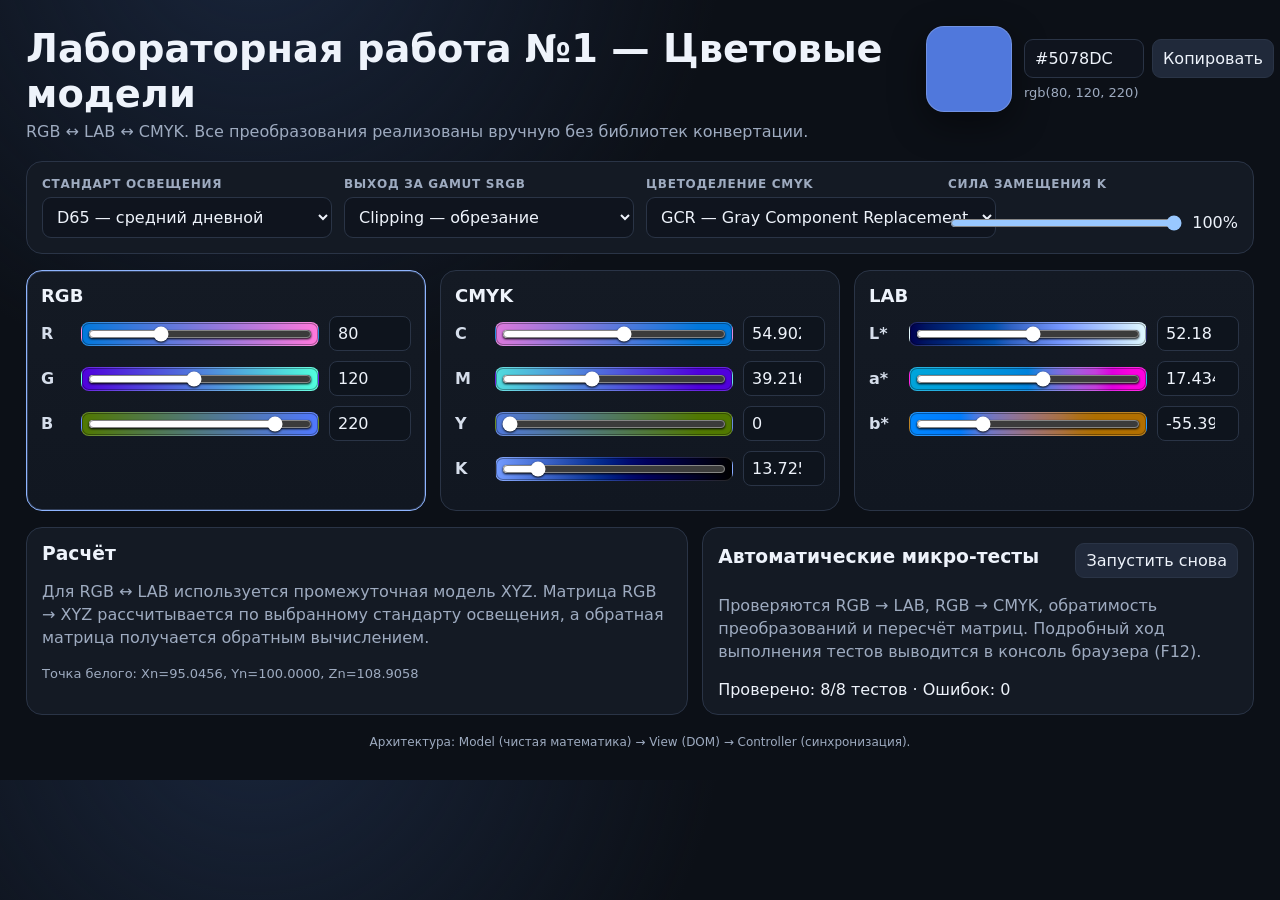
<file: lab1/index.html>
<!doctype html><html lang="ru"><head><meta charset="utf-8"><meta name="viewport" content="width=device-width,initial-scale=1"><title>ЛР1 — Цветовые модели</title><link rel="stylesheet" href="css/styles.css"></head><body><main class="app">
<header class="topbar"><div class="title"><h1>Лабораторная работа №1 — Цветовые модели</h1><p>RGB ↔ LAB ↔ CMYK. Все преобразования реализованы вручную без библиотек конвертации.</p></div><div class="preview-panel"><div id="preview" class="preview"></div><div><div class="hex-row"><input id="hex" value="#5078DC" aria-label="HEX"><button id="copy-hex" class="mini-btn">Копировать</button><input id="native-picker" type="color" value="#5078dc" title="Палитра"></div><div id="rgb-label" class="rgb-label"></div></div></div></header>
<section class="controls">
<div class="field"><label for="illuminant">Стандарт освещения</label><select id="illuminant"><option value="D65">D65 — средний дневной</option><option value="D50">D50 — тёплый дневной</option><option value="E">E — равноэнергетический</option></select></div>
<div class="field"><label for="gamut">Выход за gamut sRGB</label><select id="gamut"><option value="clip">Clipping — обрезание</option><option value="scale">Scaling — сжатие цветности</option></select></div>
<div class="field"><label for="cmyk-alg">Цветоделение CMYK</label><select id="cmyk-alg"><option value="GCR">GCR — Gray Component Replacement</option><option value="UCR">UCR — Under Color Removal</option></select></div>
<div class="field"><label for="cmyk-strength">Сила замещения K</label><div class="strength"><input id="cmyk-strength" type="range" min="0" max="100" value="100"><span id="strength-label">100%</span></div></div>
</section>
<div id="warning" class="warning" hidden></div>
<section id="models" class="models" aria-label="Цветовые модели"></section>
<section class="bottom"><article class="info"><h3>Расчёт</h3><p>Для RGB ↔ LAB используется промежуточная модель XYZ. Матрица RGB → XYZ рассчитывается по выбранному стандарту освещения, а обратная матрица получается обратным вычислением.</p><div id="whitepoint" class="whitepoint"></div></article>
<article class="info"><div class="tests-head"><h3>Автоматические микро-тесты</h3><button id="run-tests" class="button">Запустить снова</button></div><p>Проверяются RGB → LAB, RGB → CMYK, обратимость преобразований и пересчёт матриц. Подробный ход выполнения тестов выводится в консоль браузера (F12).</p><div id="test-results"></div></article></section>
<p class="foot">Архитектура: Model (чистая математика) → View (DOM) → Controller (синхронизация).</p>
</main><script src="js/model/color-math.js"></script><script src="js/view/app-view.js"></script><script src="js/controller/app-controller.js"></script><script src="tests/tests.js"></script><script src="js/main.js"></script></body></html>
</file>
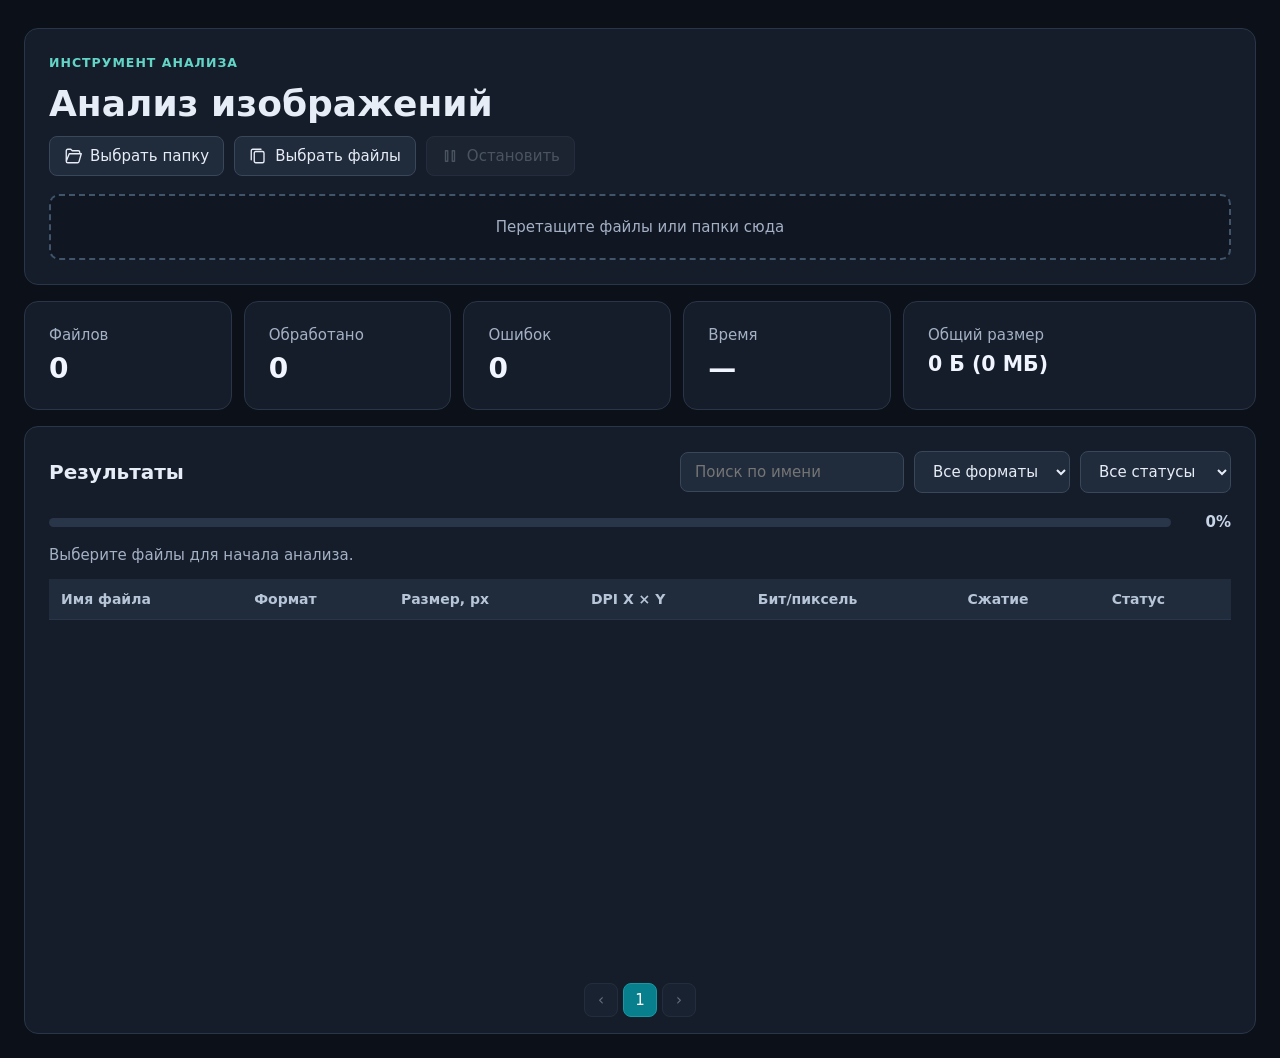
<file: lab2/index.html>
<!DOCTYPE html>
<html lang="ru">

<head>
    <meta charset="utf-8">
    <meta name="viewport" content="width=device-width, initial-scale=1">

    <title>Анализ изображений</title>

    <style>
* {
    box-sizing: border-box;
}

body {
    margin: 0;
    background: #f2f5f9;
    color: #192b3d;
    font: 15px system-ui, sans-serif;
}

main {
    max-width: 1400px;
    margin: auto;
    padding: 24px;
}

header {
    display: flex;
    justify-content: space-between;
    align-items: center;
    padding: 12px 0 28px;
    color: #64748b;
}

.brand {
    font-weight: 800;
    letter-spacing: 2px;
    color: #126b78;
}

section,
article {
    background: white;
    border: 1px solid #dce4ec;
    border-radius: 14px;
    padding: 24px;
}

small {
    color: #087f8c;
    font-weight: 700;
    letter-spacing: 1px;
}

h1 {
    font-size: 36px;
    margin: 12px 0;
}

p {
    color: #64748b;
}

.actions,
.toolbar {
    display: flex;
    gap: 10px;
    align-items: center;
    flex-wrap: wrap;
}

button,
label,
input,
select {
    font: inherit;
    border: 1px solid #cdd8e3;
    border-radius: 8px;
    padding: 10px 14px;
    background: white;
    color: inherit;
}

button,
label {
    cursor: pointer;
}

button:disabled {
    opacity: 0.4;
    cursor: default;
}

.primary {
    background: #087f8c;
    color: white;
    border-color: #087f8c;
}

#drop {
    border: 2px dashed #d2dee8;
    border-radius: 10px;
    padding: 22px;
    text-align: center;
    margin-top: 18px;
    color: #64748b;
}

.stats {
    display: grid;
    grid-template-columns: repeat(4, 1fr);
    gap: 12px;
    margin: 16px 0;
}

article {
    color: #64748b;
}

strong {
    display: block;
    font-size: 28px;
    color: #192b3d;
    margin-top: 8px;
}

.toolbar h2 {
    margin: 0 auto 0 0;
    font-size: 20px;
}

progress {
    width: 100%;
    height: 9px;
    margin-top: 20px;
    accent-color: #087f8c;
}

.scroll {
    overflow: auto;
    min-height: 140px;
}

table {
    border-collapse: collapse;
    width: 100%;
    font-size: 14px;
    text-align: left;
}

th {
    background: #edf3f7;
    color: #516477;
    white-space: nowrap;
}

th,
td {
    padding: 12px;
    border-bottom: 1px solid #e5ebf0;
}

td:first-child {
    color: #087f8c;
    cursor: pointer;
    max-width: 340px;
    overflow-wrap: anywhere;
}

tr:hover {
    background: #f6fafb;
}

.bad {
    color: #b42318;
}

.ok {
    color: #087f70;
}

footer {
    text-align: center;
    color: #64748b;
    padding: 24px;
}

dialog {
    border: 1px solid #ddd;
    border-radius: 14px;
    max-width: 85vw;
    width: 650px;
}

dialog img {
    max-width: 100%;
    max-height: 55vh;
    display: block;
    margin: auto;
}

dialog::backdrop {
    background: #13263888;
}

@media (max-width: 650px) {
    main {
        padding: 12px;
    }

    header {
        display: block;
    }

    h1 {
        font-size: 28px;
    }

    .stats {
        grid-template-columns: repeat(2, 1fr);
    }

    section {
        padding: 16px;
    }
}


/* Тёмная тема */

:root {
    color-scheme: dark;
}

body {
    background: #0c1018;
    color: #e7edf7;
}

main {
    padding-top: 28px;
}

section,
article,
dialog {
    background: #151d2a;
    border-color: #293548;
    color: #e7edf7;
}

p,
article,
#drop {
    color: #a4b1c5;
}

strong {
    color: #f1f5ff;
}

small {
    color: #63d5c7;
}

button,
label,
input,
select {
    background: #202b3b;
    border-color: #39475b;
    color: #e7edf7;
}

.primary {
    background: #087f8c;
    border-color: #1599a5;
}

#drop {
    border-color: #40546a;
    background: #101723;
}

#drop.drag {
    border-color: #63d5c7;
    background: #163239;
}

th {
    background: #202b3b;
    color: #b6c5d8;
}

th,
td {
    border-color: #293548;
}

td:first-child {
    color: #74d9d0;
}

tr:hover {
    background: #202b3b;
}

tr {
    cursor: pointer;
}

.ok {
    color: #69dba5;
}

.bad {
    color: #ff8d91;
}


/* Окно информации о файле */

dialog::backdrop {
    background: #000b;
}

dialog {
    max-height: 90vh;
    overflow: auto;
}

dl {
    display: grid;
    grid-template-columns: minmax(110px, 1fr) 2fr;
    gap: 0;
    margin: 18px 0;
}

dt,
dd {
    padding: 9px 0;
    border-bottom: 1px solid #293548;
    overflow-wrap: anywhere;
}

dt {
    color: #a4b1c5;
}

dd {
    margin: 0;
}

dialog img:not([src]) {
    display: none;
}


/* Информационные блоки */

.stats {
    grid-template-columns:
        repeat(4, minmax(0, 1fr))
        minmax(230px, 1.7fr);
}

#volume {
    font-size: clamp(14px, 1.6vw, 23px);
    overflow-wrap: anywhere;
}


/* Кнопка остановки */

#stop:not(:disabled) {
    background: #b92e38;
    border-color: #e45a63;
    color: white;
}

#stop:disabled {
    background: #28303c;
    color: #9aa4b3;
}


/* Прогресс-бар */

progress {
    appearance: none;
    -webkit-appearance: none;
    border: 0;
    border-radius: 8px;
    overflow: hidden;
    background: #293548;
    pointer-events: none;
}

progress::-webkit-progress-bar {
    background: #293548;
}

progress::-webkit-progress-value {
    background: #1599a5;
}

progress::-moz-progress-bar {
    background: #1599a5;
}


/* Прокрутка таблицы */

.scroll {
    height: clamp(200px, calc(100dvh - 510px), 620px);
    overflow-y: scroll;
    scrollbar-color: #66758b #202b3b;
    scrollbar-width: auto;
    overscroll-behavior: contain;
}


/* Заголовки столбцов и сортировка */

thead th {
    position: sticky;
    top: 0;
    z-index: 1;
    cursor: pointer;
    user-select: none;
}

thead th:hover {
    background: #293548;
}

thead th:focus-visible {
    outline: 2px solid #63d5c7;
    outline-offset: -2px;
}


/* Навигация по страницам */

.pagination {
    display: flex;
    align-items: center;
    justify-content: center;
    flex-wrap: wrap;
    gap: 12px;
    margin-top: 14px;
}

#pageButtons {
    display: flex;
    align-items: center;
    gap: 5px;
    flex-wrap: wrap;
    justify-content: center;
}

#pageButtons button {
    min-width: 34px;
    padding: 7px 10px;
}

#pageButtons button.active {
    background: #087f8c;
    border-color: #1599a5;
    color: white;
}

#page {
    color: #a4b1c5;
    font-size: 13px;
}

.ellipsis {
    padding: 0 4px;
}

.results {
    padding-bottom: 16px;
}


/* Адаптация под небольшие экраны */

@media (max-width: 950px) {
    .stats {
        grid-template-columns: repeat(2, minmax(0, 1fr));
    }

    .stats article:last-child {
        grid-column: 1 / -1;
    }

    .scroll {
        height: 360px;
    }
}

@media (max-height: 740px) and (min-width: 951px) {
    main {
        padding-top: 12px;
    }

    section,
    article {
        padding: 14px;
    }

    h1 {
        font-size: 27px;
        margin: 6px 0 12px;
    }

    #drop {
        padding: 12px;
        margin-top: 10px;
    }

    .stats {
        margin: 10px 0;
    }

    progress {
        margin-top: 12px;
    }

    .scroll {
        height: clamp(180px, calc(100dvh - 410px), 500px);
    }
}


/* Кнопки управления и иконки */

.actions label,
.actions button {
    display: inline-flex;
    align-items: center;
    gap: 8px;
}

.actions svg {
    flex: none;
}

#stop.paused:not(:disabled) {
    background: #187c57;
    border-color: #38a878;
    color: white;
}


/* Отображение процента выполнения */

.progress-line {
    display: flex;
    align-items: center;
    gap: 12px;
    margin-top: 20px;
}

.progress-line progress {
    flex: 1;
    min-width: 0;
    margin: 0;
}

.progress-line #percent {
    min-width: 48px;
    text-align: right;
    font-variant-numeric: tabular-nums;
    color: #c8d5e7;
    font-weight: 600;
}

@media (max-height: 740px) {
    .progress-line {
        margin-top: 12px;
    }
}


/* Предпросмотр изображения */

dialog #preview {
    max-height: 42vh;
    object-fit: contain;
    margin: 12px auto;
}

dialog #preview[hidden],
#previewMessage[hidden] {
    display: none;
}

#previewMessage {
    font-size: 13px;
    text-align: center;
}
</style>
</head>

<body>
    <main>
        <section>
            <small>ИНСТРУМЕНТ АНАЛИЗА</small>
            <h1>Анализ изображений</h1>

            <div class="actions">
                <label>
                    <svg
                        aria-hidden="true"
                        viewBox="0 0 24 24"
                        width="18"
                        height="18"
                        fill="none"
                        stroke="currentColor"
                        stroke-width="1.8"
                        stroke-linecap="round"
                        stroke-linejoin="round"
                    >
                        <path d="M3 7V5a2 2 0 0 1 2-2h4l2 2h8a2 2 0 0 1 2 2v2M3 7v12a2 2 0 0 0 2 2h13a2 2 0 0 0 2-1.5L23 9H7L3 19"/>
                    </svg>

                    Выбрать папку

                    <input
                        id="folder"
                        type="file"
                        webkitdirectory
                        multiple
                        hidden
                    >
                </label>

                <label>
                    <svg
                        aria-hidden="true"
                        viewBox="0 0 24 24"
                        width="18"
                        height="18"
                        fill="none"
                        stroke="currentColor"
                        stroke-width="1.8"
                        stroke-linecap="round"
                        stroke-linejoin="round"
                    >
                        <rect x="7" y="6" width="13" height="15" rx="2"/>
                        <path d="M16 3H5a2 2 0 0 0-2 2v12"/>
                    </svg>

                    Выбрать файлы

                    <input
                        id="files"
                        type="file"
                        multiple
                        hidden
                    >
                </label>

                <button id="stop" disabled>
                    <svg
                        aria-hidden="true"
                        viewBox="0 0 24 24"
                        width="18"
                        height="18"
                        fill="none"
                        stroke="currentColor"
                        stroke-width="1.8"
                        stroke-linecap="round"
                        stroke-linejoin="round"
                    >
                        <path d="M9 5H6v14h3zM18 5h-3v14h3z"/>
                    </svg>

                    <span>Остановить</span>
                </button>
            </div>

            <div id="drop">
                Перетащите файлы или папки сюда
            </div>
        </section>

        <div class="stats">
            <article>
                Файлов
                <strong id="total">0</strong>
            </article>

            <article>
                Обработано
                <strong id="done">0</strong>
            </article>

            <article>
                Ошибок
                <strong id="errors">0</strong>
            </article>

            <article>
                Время
                <strong id="time">—</strong>
            </article>

            <article>
                Общий размер
                <strong id="volume">0 Б (0 МБ)</strong>
            </article>
        </div>

        <section class="results">
            <div class="toolbar">
                <h2>Результаты</h2>

                <input
                    id="search"
                    placeholder="Поиск по имени"
                >

                <select id="filter">
                    <option value="">Все форматы</option>
                    <option>JPEG</option>
                    <option>GIF</option>
                    <option>TIFF</option>
                    <option>BMP</option>
                    <option>PNG</option>
                    <option>PCX</option>
                    <option value="other">Другое</option>
                </select>

                <select id="statusFilter">
                    <option value="">Все статусы</option>
                    <option value="ok">ОК</option>
                    <option value="bad">Повреждено</option>
                </select>
            </div>

            <div class="progress-line">
                <progress
                    id="progress"
                    value="0"
                    max="1"
                    aria-label="Прогресс анализа"
                ></progress>

                <span id="percent">0%</span>
            </div>

            <p id="status">
                Выберите файлы для начала анализа.
            </p>

            <div class="scroll">
                <table>
                    <thead>
                        <tr>
                            <th>Имя файла</th>
                            <th>Формат</th>
                            <th>Размер, px</th>
                            <th>DPI X × Y</th>
                            <th>Бит/пиксель</th>
                            <th>Сжатие</th>
                            <th>Статус</th>
                        </tr>
                    </thead>

                    <tbody id="rows"></tbody>
                </table>
            </div>

            <div class="pagination">
                <div id="pageButtons"></div>
            </div>
        </section>
    </main>

    <dialog id="detail">
        <button id="close">Закрыть ×</button>

        <h2 id="filename"></h2>

        <img
            id="preview"
            alt="Изображение файла"
            hidden
        >

        <p id="previewMessage" hidden></p>

        <dl id="info"></dl>
    </dialog>

    <script>
const workerURL = URL.createObjectURL(
    new Blob(["async function parse(file)\n{\n    const size = file.size;\n    let bytesRead = 0;\n\n    async function read(p, n)\n    {\n        if (p < 0 || n < 0 || p + n > size)\n        {\n            throw Error('Недостаточно данных');\n        }\n\n        bytesRead += n;\n\n        return new DataView(\n            await file.slice(p, p + n).arrayBuffer()\n        );\n    }\n\n    const h = await read(0, Math.min(size, 128));\n\n    const u = p => h.getUint8(p);\n    const l = p => h.getUint16(p, true);\n    const L = p => h.getUint32(p, true);\n    const b = p => h.getUint16(p);\n    const B = p => h.getUint32(p);\n\n    const str = (d, p, n) =>\n        String.fromCharCode(\n            ...Array.from({ length: n }, (_, i) => d.getUint8(p + i))\n        );\n\n    let r = {\n        format: '',\n        width: 0,\n        height: 0,\n        depth: 0,\n        dpiX: null,\n        dpiY: null,\n        compression: '',\n        extra: ''\n    };\n\n    const dpi = (x, y) =>\n    {\n        r.dpiX = x || null;\n        r.dpiY = y || null;\n    };\n\n    const assert = (x, m = 'Некорректный заголовок') =>\n    {\n        if (!x)\n        {\n            throw Error(m);\n        }\n    };\n\n    async function tiff(base, limit)\n    {\n        const a = await read(base, 8);\n        const le = a.getUint16(0) === 0x4949;\n\n        assert(le || a.getUint16(0) === 0x4d4d);\n\n        assert(\n            a.getUint16(2, le) === 42,\n            'Поддерживается классический TIFF'\n        );\n\n        const off = a.getUint32(4, le);\n\n        const count = (await read(base + off, 2))\n            .getUint16(0, le);\n\n        assert(off + 2 + count * 12 + 4 <= limit);\n\n        const d = await read(base + off + 2, count * 12 + 4);\n        const tags = {};\n\n        for (let i = 0; i < count; i++)\n        {\n            let p = i * 12;\n            let t = d.getUint16(p, le);\n            let type = d.getUint16(p + 2, le);\n            let n = d.getUint32(p + 4, le);\n\n            let s = ({\n                1: 1,\n                3: 2,\n                4: 4,\n                5: 8\n            })[type];\n\n            if (\n                !s ||\n                !n ||\n                ![\n                    256, 257, 258, 259,\n                    273, 277, 279, 282,\n                    283, 296, 324, 325\n                ].includes(t)\n            )\n            {\n                continue;\n            }\n\n            let len = n * s;\n\n            assert(len <= limit);\n\n            let v;\n            let o = 0;\n\n            if (len <= 4)\n            {\n                v = d;\n                o = p + 8;\n            }\n            else\n            {\n                let q = d.getUint32(p + 8, le);\n\n                assert(q + len <= limit);\n\n                v = await read(base + q, len);\n            }\n\n            tags[t] = Array.from({ length: n }, (_, j) =>\n            {\n                let k = o + j * s;\n\n                return type === 1\n                    ? v.getUint8(k)\n                    : type === 3\n                        ? v.getUint16(k, le)\n                        : type === 4\n                            ? v.getUint32(k, le)\n                            : v.getUint32(k, le) /\n                              v.getUint32(k + 4, le);\n            });\n        }\n\n        return tags;\n    }\n\n    // BMP\n\n    if (size >= 26 && str(h, 0, 2) === 'BM')\n    {\n        r.format = 'BMP';\n\n        let dib = L(14);\n\n        assert(L(2) <= size && L(10) <= size);\n\n        if (dib === 12)\n        {\n            r.width = l(18);\n            r.height = l(20);\n            r.depth = l(24);\n            r.compression = 'BI_RGB';\n        }\n        else\n        {\n            assert(dib >= 40 && size >= 14 + dib);\n\n            r.width = h.getInt32(18, true);\n            r.height = Math.abs(h.getInt32(22, true));\n            r.depth = l(28);\n\n            let c = L(30);\n\n            r.compression = ({\n                0: 'BI_RGB',\n                1: 'BI_RLE8',\n                2: 'BI_RLE4',\n                3: 'BI_BITFIELDS',\n                4: 'BI_JPEG',\n                5: 'BI_PNG',\n                6: 'BI_ALPHABITFIELDS'\n            })[c] || `Код ${c}`;\n\n            dpi(\n                L(38) * 0.0254,\n                L(42) * 0.0254\n            );\n\n            if (c === 0 || c === 3)\n            {\n                assert(\n                    L(10) +\n                    Math.ceil(r.width * r.depth / 32) *\n                    4 * r.height <= size,\n                    'Обрезанные пиксели'\n                );\n            }\n            else if (L(34))\n            {\n                assert(L(10) + L(34) <= size);\n            }\n\n            r.extra = `Цветов палитры: ${\n                L(46) || (r.depth <= 8 ? 2 ** r.depth : 0)\n            }`;\n        }\n    }\n\n    // PNG\n\n    else if (\n        size >= 33 &&\n        B(0) === 0x89504e47 &&\n        B(4) === 0x0d0a1a0a\n    )\n    {\n        r.format = 'PNG';\n\n        assert(\n            B(8) === 13 &&\n            str(h, 12, 4) === 'IHDR'\n        );\n\n        r.width = B(16);\n        r.height = B(20);\n\n        let channels = ({\n            0: 1,\n            2: 3,\n            3: 1,\n            4: 2,\n            6: 4\n        })[u(25)];\n\n        assert(channels);\n\n        r.depth = u(24) * channels;\n        r.compression = 'Deflate';\n\n        r.extra = `Фильтр: ${u(27)}; тип цвета: ${u(25)}`;\n\n        let p = 8;\n        let end = false;\n\n        while (p + 12 <= size)\n        {\n            let d = await read(p, 8);\n            let n = d.getUint32(0);\n            let t = str(d, 4, 4);\n\n            assert(p + 12 + n <= size);\n\n            if (t === 'pHYs' && n === 9)\n            {\n                let z = await read(p + 8, 9);\n\n                if (z.getUint8(8) === 1)\n                {\n                    dpi(\n                        z.getUint32(0) * 0.0254,\n                        z.getUint32(4) * 0.0254\n                    );\n                }\n            }\n\n            if (t === 'IEND')\n            {\n                assert(n === 0);\n\n                end = true;\n                break;\n            }\n\n            p += 12 + n;\n        }\n\n        assert(end, 'Нет IEND');\n    }\n\n    // GIF\n\n    else if (\n        size >= 13 &&\n        ['GIF87a', 'GIF89a'].includes(str(h, 0, 6))\n    )\n    {\n        r.format = 'GIF';\n\n        r.width = l(6);\n        r.height = l(8);\n        r.depth = (u(10) & 7) + 1;\n\n        r.compression = 'LZW';\n\n        r.extra = `Глобальная палитра: ${\n            u(10) & 128 ? 2 ** r.depth : 0\n        }`;\n\n        assert(\n            (await read(size - 1, 1)).getUint8(0) === 59,\n            'Нет трейлера GIF'\n        );\n    }\n\n    // JPEG\n\n    else if (size >= 4 && b(0) === 0xffd8)\n    {\n        r.format = 'JPEG';\n        r.compression = 'JPEG / DCT';\n\n        assert(\n            (await read(size - 2, 2)).getUint16(0) === 0xffd9,\n            'Нет EOI'\n        );\n\n        let p = 2;\n\n        while (p < size - 2)\n        {\n            let m = await read(p, 2);\n\n            assert(m.getUint8(0) === 255);\n\n            let c = m.getUint8(1);\n\n            if (c === 255)\n            {\n                p++;\n                continue;\n            }\n\n            if (c === 0xda || c === 0xd9)\n            {\n                break;\n            }\n\n            if (c === 1 || (c >= 0xd0 && c <= 0xd7))\n            {\n                p += 2;\n                continue;\n            }\n\n            let n = (await read(p + 2, 2)).getUint16(0);\n\n            assert(n >= 2 && p + 2 + n <= size);\n\n            if (\n                [\n                    0xc0, 0xc1, 0xc2, 0xc3,\n                    0xc5, 0xc6, 0xc7, 0xc9,\n                    0xca, 0xcb, 0xcd, 0xce,\n                    0xcf\n                ].includes(c)\n            )\n            {\n                let d = await read(p + 4, 6);\n\n                r.height = d.getUint16(1);\n                r.width = d.getUint16(3);\n                r.depth = d.getUint8(0) * d.getUint8(5);\n\n                r.extra = `Режим: ${\n                    c === 0xc0\n                        ? 'Базовый последовательный JPEG'\n                        : c === 0xc2\n                            ? 'Прогрессивный JPEG'\n                            : c === 0xc3\n                                ? 'JPEG без потерь'\n                                : 'Расширенный режим JPEG'\n                }; компонент: ${d.getUint8(5)}; бит на компонент: ${d.getUint8(0)}`;\n            }\n\n            if (c === 0xe0 && n >= 16)\n            {\n                let d = await read(p + 4, 14);\n\n                if (str(d, 0, 5) === 'JFIF\\0')\n                {\n                    let k = d.getUint8(7);\n\n                    if (k === 1 || k === 2)\n                    {\n                        dpi(\n                            d.getUint16(8) * (k === 2 ? 2.54 : 1),\n                            d.getUint16(10) * (k === 2 ? 2.54 : 1)\n                        );\n                    }\n                }\n            }\n\n            if (c === 0xe1 && n >= 16)\n            {\n                let d = await read(p + 4, 6);\n\n                if (str(d, 0, 6) === 'Exif\\0\\0')\n                {\n                    try\n                    {\n                        let t = await tiff(p + 10, n - 8);\n\n                        let k = t[296]?.[0] === 3 ? 2.54 : 1;\n\n                        if (\n                            t[282] &&\n                            t[283] &&\n                            t[296]?.[0] !== 1\n                        )\n                        {\n                            dpi(\n                                t[282][0] * k,\n                                t[283][0] * k\n                            );\n                        }\n                    }\n                    catch\n                    {\n                    }\n                }\n            }\n\n            p += 2 + n;\n        }\n    }\n\n    // TIFF\n\n    else if (\n        size >= 8 &&\n        [0x4949, 0x4d4d].includes(b(0))\n    )\n    {\n        r.format = 'TIFF';\n\n        let t = await tiff(0, size);\n\n        r.width = t[256]?.[0];\n        r.height = t[257]?.[0];\n\n        let bits = t[258] || [1];\n\n        r.depth = bits.length === 1\n            ? bits[0] * (t[277]?.[0] || 1)\n            : bits.reduce((a, b) => a + b, 0);\n\n        let c = t[259]?.[0] || 1;\n\n        r.compression = ({\n            1: 'Без сжатия',\n            2: 'CCITT RLE',\n            3: 'CCITT Group 3',\n            4: 'CCITT Group 4',\n            5: 'LZW',\n            6: 'Old JPEG',\n            7: 'JPEG',\n            8: 'Deflate',\n            32773: 'PackBits',\n            32946: 'Deflate'\n        })[c] || `Код ${c}`;\n\n        let unit = t[296]?.[0] ?? 2;\n\n        if (unit !== 1)\n        {\n            dpi(\n                t[282]?.[0] * (unit === 3 ? 2.54 : 1),\n                t[283]?.[0] * (unit === 3 ? 2.54 : 1)\n            );\n        }\n\n        for (let [a, b] of [[273, 279], [324, 325]])\n        {\n            if (t[a] && t[b])\n            {\n                assert(t[a].length === t[b].length);\n\n                t[a].forEach((x, i) =>\n                {\n                    assert(\n                        x + t[b][i] <= size,\n                        'Обрезанные блоки TIFF'\n                    );\n                });\n            }\n        }\n\n        r.extra = 'IFD: ' +\n            Object.keys(t).length +\n            ' считанных тегов';\n    }\n\n    // PCX\n\n    else if (\n        size >= 128 &&\n        u(0) === 10 &&\n        [0, 1].includes(u(2)) &&\n        [1, 2, 4, 8].includes(u(3))\n    )\n    {\n        r.format = 'PCX';\n\n        r.width = l(8) - l(4) + 1;\n        r.height = l(10) - l(6) + 1;\n        r.depth = u(3) * u(65);\n\n        dpi(l(12), l(14));\n\n        r.compression = u(2)\n            ? 'RLE'\n            : 'Без сжатия';\n\n        assert(\n            l(66) > 0 &&\n            u(65) > 0 &&\n            size > 128\n        );\n\n        r.extra = `Плоскостей: ${u(65)}`;\n    }\n\n    // Неизвестный формат\n\n    else\n    {\n        throw Error('Неизвестная сигнатура или поврежденный файл');\n    }\n\n    assert(\n        r.width > 0 &&\n        r.height > 0 &&\n        r.depth > 0\n    );\n\n    return {\n        ...r,\n        bytesRead\n    };\n}\nself.onmessage = async ({ data: { id, file } }) =>\n{\n    try\n    {\n        self.postMessage({\n            id,\n            ...await parse(file),\n            status: 'OK'\n        });\n    }\n    catch (e)\n    {\n        let format = '';\n\n        try\n        {\n            const a = new Uint8Array(\n                await file.slice(0, 8).arrayBuffer()\n            );\n\n            const starts = (...v) => v.every((x, i) => a[i] === x);\n\n            if (starts(255, 216))\n            {\n                format = 'JPEG';\n            }\n            else if (starts(66, 77))\n            {\n                format = 'BMP';\n            }\n            else if (starts(137, 80, 78, 71, 13, 10, 26, 10))\n            {\n                format = 'PNG';\n            }\n            else if (\n                starts(71, 73, 70, 56, 55, 97) ||\n                starts(71, 73, 70, 56, 57, 97)\n            )\n            {\n                format = 'GIF';\n            }\n            else if (\n                starts(73, 73, 42, 0) ||\n                starts(77, 77, 0, 42) ||\n                starts(73, 73, 43, 0) ||\n                starts(77, 77, 0, 43)\n            )\n            {\n                format = 'TIFF';\n            }\n            else if (\n                a[0] === 10 &&\n                [0, 1].includes(a[2]) &&\n                [1, 2, 4, 8].includes(a[3])\n            )\n            {\n                format = 'PCX';\n            }\n        }\n        catch\n        {\n        }\n\n        self.postMessage({\n            id,\n            format,\n            status: 'Файл поврежден / не поддерживается',\n            extra: e.message\n        });\n    }\n};"], { type: "text/javascript" })
);

function scan(files, onBatch, onDone)
{
    let next = 0;
    let done = 0;
    let batch = [];
    let closed = false;
    let paused = false;
    let activeStart = performance.now();
    let elapsed = 0;

    const workers = [];
    const idle = new Set();
    const pending = new Map();

    function flush()
    {
        if (batch.length)
        {
            const out = batch;
            batch = [];

            onBatch(out, done, files.length);
        }
    }

    function time()
    {
        return elapsed + (paused ? 0 : performance.now() - activeStart);
    }

    const timer = setInterval(flush, 100);

    function stop()
    {
        if (closed)
        {
            return;
        }

        const ms = time();

        closed = true;

        clearInterval(timer);
        workers.forEach(w => w.terminate());

        flush();
        onDone(done, ms);
    }

    function send(w)
    {
        if (closed)
        {
            return;
        }

        if (paused || next >= files.length)
        {
            idle.add(w);
            return;
        }

        idle.delete(w);

        const id = next++;

        pending.set(w, id);

        w.postMessage({
            id,
            file: files[id]
        });
    }

    function complete(w, data)
    {
        if (closed)
        {
            return;
        }

        pending.delete(w);

        done++;
        batch.push(data);

        if (done === files.length)
        {
            stop();
            return;
        }

        send(w);

        if (paused)
        {
            flush();
        }
    }

    const workerCount = Math.min(
        files.length,
        Math.max(2, Math.min(8, navigator.hardwareConcurrency || 4))
    );

    for (let i = 0; i < workerCount; i++)
    {
        const w = new Worker(workerURL);

        workers.push(w);

        w.onmessage = ({ data }) =>
        {
            complete(w, data);
        };

        w.onerror = e =>
        {
            e.preventDefault?.();
            stop();
        };

        send(w);
    }

    stop.pause = () =>
    {
        if (closed || paused)
        {
            return;
        }

        elapsed += performance.now() - activeStart;
        paused = true;

        flush();
    };

    stop.resume = () =>
    {
        if (closed || !paused)
        {
            return;
        }

        paused = false;
        activeStart = performance.now();

        for (const w of [...idle])
        {
            send(w);
        }
    };

    stop.time = time;

    return stop;
}

const $ = id => document.getElementById(id);

let files = [],
    results = [],
    filtered = [],
    page = 0,
    cancel = null,
    errors = 0,
    dirty = true,
    sortCol = -1,
    sortDir = 0,
    paused = false;

const limit = 100;

const supportedFormats = new Set([
    "JPEG", "GIF", "TIFF", "BMP", "PNG", "PCX"
]);

let previewURL = null;

const headers = [...document.querySelectorAll('thead th')];
const headerNames = headers.map(h => h.textContent);
const collator = new Intl.Collator('ru', { sensitivity: 'base' });

const keys = [
    r => files[r.id].name,
    r => r.format || null,
    r => r.width && r.height ? r.width * r.height : null,
    r => r.dpiX ?? null,
    r => r.depth ?? null,
    r => r.compression || null,
    r => r.status
];

function compare(a, b)
{
    let x = keys[sortCol](a);
    let y = keys[sortCol](b);

    if (x == null || y == null)
    {
        return x == null && y == null
            ? a.id - b.id
            : x == null ? 1 : -1;
    }

    let c = typeof x === 'number'
        ? x - y
        : collator.compare(x, y);

    if (!c && sortCol === 3)
    {
        c = (a.dpiY ?? 0) - (b.dpiY ?? 0);
    }

    return c * sortDir || a.id - b.id;
}

function resetScroll()
{
    document.querySelector('.scroll').scrollTop = 0;
}

function gotoPage(n)
{
    page = n;
    render();
    resetScroll();
}

function pagination(pages)
{
    const el = $('pageButtons');
    el.replaceChildren();

    function add(text, n, disabled = false)
    {
        const b = document.createElement('button');

        b.textContent = text;
        b.disabled = disabled;

        if (n === page && /^\d+$/.test(text))
        {
            b.className = 'active';
            b.setAttribute('aria-current', 'page');
        }

        b.onclick = () => gotoPage(n);
        el.append(b);
    }

    add('‹', page - 1, page === 0);

    const nums = pages <= 9
        ? Array.from({ length: pages }, (_, i) => i)
        : [...new Set([
            0, 1, 2, 3, 4,
            page - 1,
            page,
            page + 1,
            pages - 1
        ].filter(n => n >= 0 && n < pages))]
            .sort((a, b) => a - b);

    let last = -1;

    for (const n of nums)
    {
        if (n - last > 1)
        {
            let e = document.createElement('span');

            e.className = 'ellipsis';
            e.textContent = '…';

            el.append(e);
        }

        add(String(n + 1), n);
        last = n;
    }

    add('›', page + 1, page >= pages - 1);
}

headers.forEach((h, i) =>
{
    h.tabIndex = 0;
    h.setAttribute('aria-sort', 'none');

    const toggle = () =>
    {
        if (sortCol !== i)
        {
            sortCol = i;
            sortDir = 1;
        }
        else if (sortDir === 1)
        {
            sortDir = -1;
        }
        else
        {
            sortCol = -1;
            sortDir = 0;
        }

        headers.forEach((t, j) =>
        {
            t.textContent = headerNames[j] +
                (sortCol === j
                    ? (sortDir === 1 ? ' ↑' : ' ↓')
                    : '');

            t.setAttribute(
                'aria-sort',
                sortCol === j
                    ? (sortDir === 1 ? 'ascending' : 'descending')
                    : 'none'
            );
        });

        dirty = true;
        page = 0;

        render();
        resetScroll();
    };

    h.onclick = toggle;

    h.onkeydown = e =>
    {
        if (e.key === 'Enter' || e.key === ' ')
        {
            e.preventDefault();
            toggle();
        }
    };
});

const volume = n =>
{
    return `${n.toLocaleString('ru-RU')} Б (${(n / 1000000)
        .toLocaleString('ru-RU', {
            maximumFractionDigits: 2
        })} МБ)`;
};

function render()
{
    if (dirty)
    {
        const q = $('search').value.toLowerCase();
        const f = $('filter').value;
        const st = $('statusFilter').value;

        filtered = results.filter(r =>
            files[r.id].name.toLowerCase().includes(q) &&
            (
                !f ||
                (
                    f === 'other'
                        ? !supportedFormats.has(r.format)
                        : r.format === f
                )
            ) &&
            (
                !st ||
                (
                    st === 'ok'
                        ? r.status === 'OK'
                        : r.status !== 'OK'
                )
            )
        );

        filtered.sort(
            sortCol < 0
                ? (a, b) => a.id - b.id
                : compare
        );

        dirty = false;
    }

    let pages = Math.max(1, Math.ceil(filtered.length / limit));

    page = Math.min(page, pages - 1);
    pagination(pages);

    let frag = document.createDocumentFragment();

    for (let r of filtered.slice(page * limit, (page + 1) * limit))
    {
        let tr = document.createElement('tr');

        let vals = [
            files[r.id].name,
            r.format || 'Другое',
            r.width ? `${r.width} × ${r.height}` : '—',
            r.dpiX
                ? `${r.dpiX.toFixed(2)} × ${r.dpiY?.toFixed(2) ?? '—'}`
                : 'Не задано',
            r.depth || '—',
            r.compression || '—',
            r.status
        ];

        vals.forEach((v, i) =>
        {
            let td = document.createElement('td');

            td.textContent = v;

            if (i === 6)
            {
                td.className = r.status === 'OK' ? 'ok' : 'bad';
            }

            tr.append(td);
        });

        tr.onclick = () => detail(r);
        tr.tabIndex = 0;

        tr.onkeydown = e =>
        {
            if (e.key === 'Enter')
            {
                detail(r);
            }
        };

        frag.append(tr);
    }

    $('rows').replaceChildren(frag);
}

function clearPreview()
{
    const img = $('preview');

    img.onload = img.onerror = null;
    img.hidden = true;
    img.removeAttribute('src');

    $('previewMessage').hidden = true;

    if (previewURL)
    {
        URL.revokeObjectURL(previewURL);
        previewURL = null;
    }
}

function detail(r)
{
    clearPreview();

    $('filename').textContent = files[r.id].name;

    const f = files[r.id];

    const props = [
        ['Имя', f.name],
        ['Размер файла', volume(f.size)],
        [
            'Расширение',
            f.name.includes('.') ? f.name.split('.').pop() : '—'
        ],
        ['Формат по сигнатуре', r.format || 'Не определён'],
        [
            'Размеры',
            r.width ? `${r.width} × ${r.height} px` : '—'
        ],
        [
            'Пикселей',
            r.width
                ? (r.width * r.height).toLocaleString('ru-RU')
                : '—'
        ],
        [
            'DPI',
            r.dpiX
                ? `${r.dpiX.toFixed(2)} × ${r.dpiY?.toFixed(2) ?? '—'}`
                : 'Не задано'
        ],
        [
            'Глубина цвета',
            r.depth ? `${r.depth} бит/пиксель` : '—'
        ],
        ['Сжатие', r.compression || '—'],
        ['Статус', r.status],
        [
            'Прочитано для анализа',
            r.bytesRead == null ? '—' : `${r.bytesRead} байт`
        ]
    ];

    $('info').replaceChildren();

    for (const [k, v] of props)
    {
        const dt = document.createElement('dt');
        const dd = document.createElement('dd');

        dt.textContent = k;
        dd.textContent = v;

        $('info').append(dt, dd);
    }

    const img = $('preview');
    const msg = $('previewMessage');

    previewURL = URL.createObjectURL(f);

    const current = previewURL;

    img.onload = () =>
    {
        if (previewURL === current)
        {
            img.hidden = false;
            msg.hidden = true;
        }
    };

    img.onerror = () =>
    {
        if (previewURL === current)
        {
            img.hidden = true;
            msg.textContent = 'Изображение недоступно для просмотра в браузере.';
            msg.hidden = false;
        }
    };

    img.src = current;

    $('detail').showModal();
}

function updateProgress(n, total)
{
    $('progress').value = n;

    $('percent').textContent =
        (total ? Math.floor(n / total * 100) : 0) + '%';
}

function stopButton(isPaused)
{
    paused = isPaused;

    $('stop').classList.toggle('paused', isPaused);

    $('stop').innerHTML = isPaused
        ? `
            <svg
                aria-hidden="true"
                viewBox="0 0 24 24"
                width="18"
                height="18"
                fill="none"
                stroke="currentColor"
                stroke-width="1.8"
                stroke-linecap="round"
                stroke-linejoin="round"
            >
                <path d="m8 5 12 7-12 7z"/>
            </svg>
            <span>Продолжить</span>
        `
        : `
            <svg
                aria-hidden="true"
                viewBox="0 0 24 24"
                width="18"
                height="18"
                fill="none"
                stroke="currentColor"
                stroke-width="1.8"
                stroke-linecap="round"
                stroke-linejoin="round"
            >
                <path d="M9 5H6v14h3zM18 5h-3v14h3z"/>
            </svg>
            <span>Остановить</span>
        `;
}

function start(list)
{
    if (!list.length)
    {
        $('status').textContent = 'Нет файлов для анализа';
        return;
    }

    if (list.length > 100000)
    {
        $('status').textContent = 'Максимум 100000 файлов';
        return;
    }

    if (cancel)
    {
        cancel();
    }

    files = Array.from(list);
    results = [];
    errors = 0;
    page = 0;
    dirty = true;

    $('total').textContent = files.length;

    $('volume').textContent = volume(
        files.reduce((sum, f) => sum + f.size, 0)
    );

    resetScroll();

    $('done').textContent = 0;
    $('errors').textContent = 0;
    $('time').textContent = '—';

    $('progress').max = files.length || 1;

    updateProgress(0, files.length);
    stopButton(false);

    $('stop').disabled = false;
    $('status').textContent = 'Анализ...';

    render();

    cancel = scan(
        files,

        (batch, n, total) =>
        {
            for (let r of batch)
            {
                results.push(r);

                if (r.status !== 'OK')
                {
                    errors++;
                }
            }

            dirty = true;

            $('done').textContent = n;
            $('errors').textContent = errors;

            updateProgress(n, total);

            if (paused)
            {
                $('status').textContent =
                    `Приостановлено: ${n} из ${total}`;
            }

            render();
        },

        (n, ms) =>
        {
            stopButton(false);

            $('stop').disabled = true;

            $('time').textContent =
                (ms / 1000).toFixed(2) + ' с';

            $('status').textContent =
                n === files.length
                    ? 'Анализ завершён'
                    : `Остановлено: ${n} из ${files.length}`;

            cancel = null;
        }
    );
}

for (let id of ['folder', 'files'])
{
    $(id).onchange = e =>
    {
        dropVersion++;
        start(e.target.files);
        e.target.value = '';
    };
}

$('stop').onclick = () =>
{
    if (!cancel)
    {
        return;
    }

    if (paused)
    {
        stopButton(false);

        $('status').textContent = 'Анализ...';

        cancel.resume();
    }
    else
    {
        stopButton(true);

        cancel.pause();

        $('time').textContent =
            (cancel.time() / 1000).toFixed(2) + ' с';

        $('status').textContent =
            `Приостановлено: ${$('done').textContent} из ${files.length}`;
    }
};

$('search').oninput =
$('filter').onchange =
$('statusFilter').onchange = () =>
{
    dirty = true;
    page = 0;

    render();
    resetScroll();
};

$('close').onclick = () => $('detail').close();

$('detail').onclose = clearPreview;

$('detail').addEventListener('click', e =>
{
    const rect = $('detail').getBoundingClientRect();

    if (
        e.clientX < rect.left ||
        e.clientX > rect.right ||
        e.clientY < rect.top ||
        e.clientY > rect.bottom
    )
    {
        $('detail').close();
    }
});

$('drop').ondragover = e =>
{
    e.preventDefault();

    $('drop').classList.add('drag');
};

$('drop').ondragleave = () =>
{
    $('drop').classList.remove('drag');
};

let dropVersion = 0;

$('drop').ondrop = async e =>
{
    e.preventDefault();

    $('drop').classList.remove('drag');

    const version = ++dropVersion;
    const fallback = Array.from(e.dataTransfer.files);

    const items = Array.from(e.dataTransfer.items || [])
        .filter(i => i.kind === 'file')
        .map(i =>
        {
            let handle = null;
            let entry = null;
            let file = null;

            try
            {
                if (i.getAsFileSystemHandle)
                {
                    handle = i.getAsFileSystemHandle()
                        .catch(() => null);
                }
            }
            catch
            {
            }

            try
            {
                entry = i.webkitGetAsEntry?.();
            }
            catch
            {
            }

            if (!entry?.isDirectory)
            {
                try
                {
                    file = i.getAsFile();
                }
                catch
                {
                }
            }

            return { handle, entry, file };
        });

    if (cancel)
    {
        cancel();
    }

    $('status').textContent = 'Чтение папок…';

    const list = [];

    function add(f)
    {
        if (list.length >= 100000)
        {
            throw Error('Максимум 100000 файлов');
        }

        list.push(f);

        if (list.length % 1000 === 0)
        {
            $('status').textContent =
                `Чтение папок… ${list.length} файлов`;
        }
    }

    async function walkHandle(h)
    {
        if (version !== dropVersion)
        {
            return;
        }

        if (h.kind === 'file')
        {
            add(await h.getFile());
        }
        else if (h.kind === 'directory')
        {
            for await (const child of h.values())
            {
                await walkHandle(child);
            }
        }
    }

    async function walkEntry(entry)
    {
        if (version !== dropVersion)
        {
            return;
        }

        if (entry.isFile)
        {
            add(
                await new Promise((resolve, reject) =>
                {
                    entry.file(resolve, reject);
                })
            );
        }
        else if (entry.isDirectory)
        {
            const reader = entry.createReader();

            while (true)
            {
                const batch = await new Promise((resolve, reject) =>
                {
                    reader.readEntries(resolve, reject);
                });

                if (!batch.length)
                {
                    break;
                }

                for (const child of batch)
                {
                    await walkEntry(child);
                }
            }
        }
    }

    try
    {
        for (const item of items)
        {
            const before = list.length;
            const h = await item.handle;

            if (h)
            {
                try
                {
                    await walkHandle(h);
                    continue;
                }
                catch (err)
                {
                    if (err.message === 'Максимум 100000 файлов')
                    {
                        throw err;
                    }

                    list.length = before;

                    if (!item.entry && !item.file)
                    {
                        throw err;
                    }
                }
            }

            if (item.entry)
            {
                try
                {
                    await walkEntry(item.entry);
                    continue;
                }
                catch (err)
                {
                    if (
                        item.entry.isDirectory ||
                        !item.file ||
                        err.message === 'Максимум 100000 файлов'
                    )
                    {
                        throw err;
                    }

                    list.length = before;
                }
            }

            if (item.file)
            {
                add(item.file);
            }
            else
            {
                throw Error('Браузер не предоставил доступ к папке');
            }
        }

        if (version === dropVersion)
        {
            start(items.length ? list : fallback);
        }
    }
    catch (err)
    {
        if (version === dropVersion)
        {
            $('status').textContent =
                'Не удалось прочитать папку: ' +
                err.message +
                '. Попробуйте кнопку «Выбрать папку».';
        }
    }
};

render();
</script>
</body>

</html>
</file>
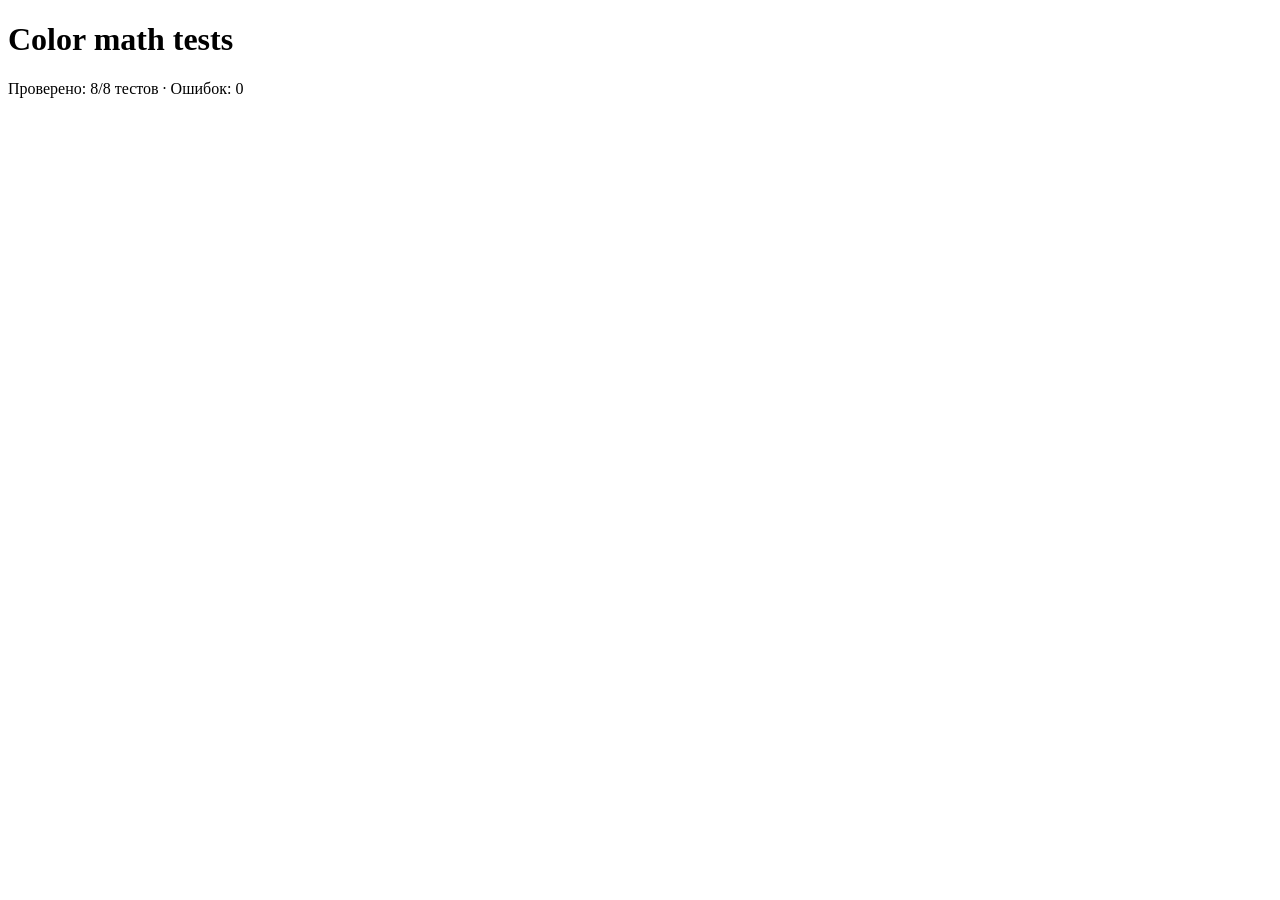
<file: lab1/tests/standalone.html>
<!doctype html><html lang="ru"><meta charset="utf-8"><title>Tests</title><body><h1>Color math tests</h1><div id="test-results"></div><script src="../js/model/color-math.js"></script><script src="tests.js"></script><script>runColorTests(true)</script></body></html>
</file>
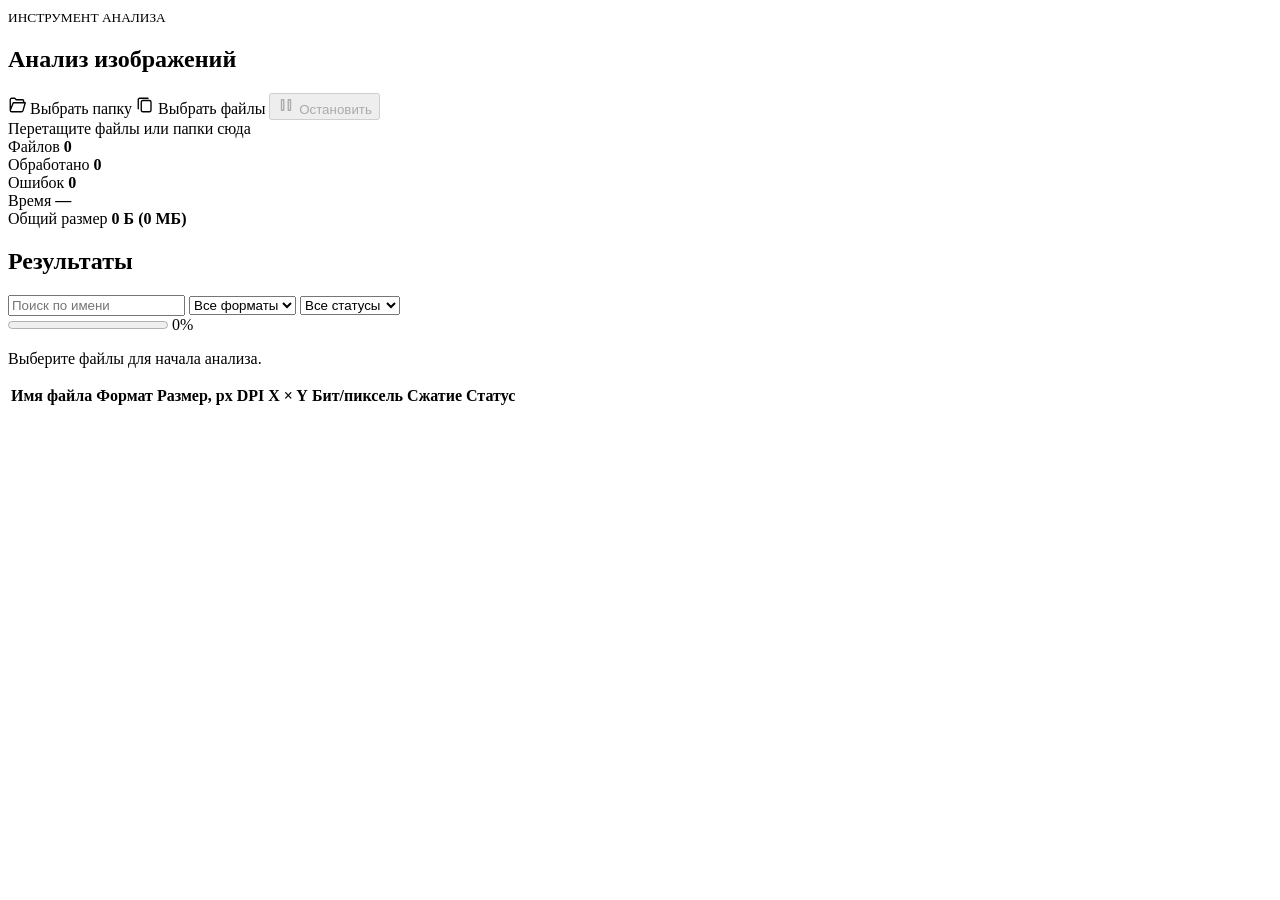
<file: lab2/ui/template.html>
<!DOCTYPE html>
<html lang="ru">

<head>
    <meta charset="utf-8">
    <meta name="viewport" content="width=device-width, initial-scale=1">

    <title>Анализ изображений</title>

    <!--STYLE-->
</head>

<body>
    <main>
        <section>
            <small>ИНСТРУМЕНТ АНАЛИЗА</small>
            <h1>Анализ изображений</h1>

            <div class="actions">
                <label>
                    <svg
                        aria-hidden="true"
                        viewBox="0 0 24 24"
                        width="18"
                        height="18"
                        fill="none"
                        stroke="currentColor"
                        stroke-width="1.8"
                        stroke-linecap="round"
                        stroke-linejoin="round"
                    >
                        <path d="M3 7V5a2 2 0 0 1 2-2h4l2 2h8a2 2 0 0 1 2 2v2M3 7v12a2 2 0 0 0 2 2h13a2 2 0 0 0 2-1.5L23 9H7L3 19"/>
                    </svg>

                    Выбрать папку

                    <input
                        id="folder"
                        type="file"
                        webkitdirectory
                        multiple
                        hidden
                    >
                </label>

                <label>
                    <svg
                        aria-hidden="true"
                        viewBox="0 0 24 24"
                        width="18"
                        height="18"
                        fill="none"
                        stroke="currentColor"
                        stroke-width="1.8"
                        stroke-linecap="round"
                        stroke-linejoin="round"
                    >
                        <rect x="7" y="6" width="13" height="15" rx="2"/>
                        <path d="M16 3H5a2 2 0 0 0-2 2v12"/>
                    </svg>

                    Выбрать файлы

                    <input
                        id="files"
                        type="file"
                        multiple
                        hidden
                    >
                </label>

                <button id="stop" disabled>
                    <svg
                        aria-hidden="true"
                        viewBox="0 0 24 24"
                        width="18"
                        height="18"
                        fill="none"
                        stroke="currentColor"
                        stroke-width="1.8"
                        stroke-linecap="round"
                        stroke-linejoin="round"
                    >
                        <path d="M9 5H6v14h3zM18 5h-3v14h3z"/>
                    </svg>

                    <span>Остановить</span>
                </button>
            </div>

            <div id="drop">
                Перетащите файлы или папки сюда
            </div>
        </section>

        <div class="stats">
            <article>
                Файлов
                <strong id="total">0</strong>
            </article>

            <article>
                Обработано
                <strong id="done">0</strong>
            </article>

            <article>
                Ошибок
                <strong id="errors">0</strong>
            </article>

            <article>
                Время
                <strong id="time">—</strong>
            </article>

            <article>
                Общий размер
                <strong id="volume">0 Б (0 МБ)</strong>
            </article>
        </div>

        <section class="results">
            <div class="toolbar">
                <h2>Результаты</h2>

                <input
                    id="search"
                    placeholder="Поиск по имени"
                >

                <select id="filter">
                    <option value="">Все форматы</option>
                    <option>JPEG</option>
                    <option>GIF</option>
                    <option>TIFF</option>
                    <option>BMP</option>
                    <option>PNG</option>
                    <option>PCX</option>
                    <option value="other">Другое</option>
                </select>

                <select id="statusFilter">
                    <option value="">Все статусы</option>
                    <option value="ok">ОК</option>
                    <option value="bad">Повреждено</option>
                </select>
            </div>

            <div class="progress-line">
                <progress
                    id="progress"
                    value="0"
                    max="1"
                    aria-label="Прогресс анализа"
                ></progress>

                <span id="percent">0%</span>
            </div>

            <p id="status">
                Выберите файлы для начала анализа.
            </p>

            <div class="scroll">
                <table>
                    <thead>
                        <tr>
                            <th>Имя файла</th>
                            <th>Формат</th>
                            <th>Размер, px</th>
                            <th>DPI X × Y</th>
                            <th>Бит/пиксель</th>
                            <th>Сжатие</th>
                            <th>Статус</th>
                        </tr>
                    </thead>

                    <tbody id="rows"></tbody>
                </table>
            </div>

            <div class="pagination">
                <div id="pageButtons"></div>
            </div>
        </section>
    </main>

    <dialog id="detail">
        <button id="close">Закрыть ×</button>

        <h2 id="filename"></h2>

        <img
            id="preview"
            alt="Изображение файла"
            hidden
        >

        <p id="previewMessage" hidden></p>

        <dl id="info"></dl>
    </dialog>

    <!--SCRIPT-->
</body>

</html>
</file>
<file: lab1/css/styles.css>
:root {
    --bg: #0c1017;
    --panel: #141a24;
    --panel2: #1b2230;
    --text: #eef3fb;
    --muted: #9eabc0;
    --line: #2a3446;
    --accent: #8fb5ff;
    --good: #65d693;
    --warn: #ffc857;
    --bad: #ff7b7b;
    --current-color: #5078dc;
    color-scheme: dark
}

* {
    box-sizing: border-box
}

body {
    margin: 0;
    font-family: Inter, ui-sans-serif, system-ui, -apple-system, "Segoe UI", sans-serif;
    background: radial-gradient(circle at 20% -10%, #19253b 0, transparent 35%), var(--bg);
    color: var(--text)
}

button,
input,
select {
    font: inherit
}

.app {
    max-width: 1420px;
    margin: auto;
    padding: 26px
}

.topbar {
    display: grid;
    grid-template-columns: 1fr auto;
    gap: 24px;
    align-items: start;
    margin-bottom: 20px
}

.title h1 {
    font-size: clamp(25px, 3vw, 40px);
    margin: 0 0 6px
}

.title p {
    margin: 0;
    color: var(--muted)
}

.preview-panel {
    display: grid;
    grid-template-columns: 86px 230px;
    gap: 12px;
    align-items: center
}

.preview {
    width: 86px;
    height: 86px;
    border-radius: 18px;
    border: 1px solid #ffffff30;
    box-shadow: 0 12px 36px #0007
}

.hex-row {
    display: flex;
    gap: 8px
}

.hex-row input {
    width: 120px
}

.rgb-label {
    color: var(--muted);
    font-size: 13px;
    margin-top: 7px
}

.controls {
    display: grid;
    grid-template-columns: repeat(4, minmax(160px, 1fr));
    gap: 12px;
    background: var(--panel);
    padding: 15px;
    border: 1px solid var(--line);
    border-radius: 16px;
    margin-bottom: 16px
}

.field {
    display: grid;
    gap: 6px
}

.field label {
    font-size: 12px;
    color: var(--muted);
    font-weight: 700;
    text-transform: uppercase;
    letter-spacing: .06em
}

.field select,
.field input[type=number],
.hex-row input {
    background: #0f141e;
    border: 1px solid var(--line);
    color: var(--text);
    border-radius: 9px;
    padding: 9px 10px
}

.strength {
    display: flex;
    align-items: center;
    gap: 8px
}

.strength input {
    width: 100%
}

.warning {
    background: #2b2412;
    border: 1px solid #6a5622;
    color: #ffda80;
    padding: 10px 13px;
    border-radius: 12px;
    margin-bottom: 14px
}

.models {
    display: grid;
    grid-template-columns: repeat(3, minmax(310px, 1fr));
    gap: 14px
}

.model-card {
    background: linear-gradient(180deg, var(--panel), #111721);
    border: 1px solid var(--line);
    border-radius: 16px;
    padding: 14px;
    transition: .15s
}

.model-card.active {
    border-color: var(--accent);
    box-shadow: 0 0 0 1px #8fb5ff40 inset
}

.model-head {
    display: flex;
    align-items: center;
    justify-content: space-between;
    margin-bottom: 9px
}

.model-head h2 {
    margin: 0;
    font-size: 18px
}

.mini-btn,
.button {
    border: 1px solid var(--line);
    background: #20293a;
    color: var(--text);
    border-radius: 9px;
    padding: 7px 10px;
    cursor: pointer
}

.mini-btn:hover,
.button:hover {
    border-color: #53647f
}

.channel {
    display: grid;
    grid-template-columns: 30px minmax(100px, 1fr) 82px;
    gap: 10px;
    align-items: center;
    margin: 10px 0
}

.channel label {
    font-weight: 700;
    color: #d6deeb
}

.number {
    width: 100%;
    background: #0e141d;
    color: var(--text);
    border: 1px solid var(--line);
    border-radius: 8px;
    padding: 7px 8px
}

.slider-wrap {
    height: 24px;
    border-radius: 8px;
    padding: 0 4px;
    border: 1px solid #ffffff25;
    display: flex;
    align-items: center;
    box-shadow: inset 0 0 0 1px #0005
}
/*
.slider-wrap {
    overflow: hidden;
}*/

.slider-wrap input {
    width: 100%;
    accent-color: white;
    filter: drop-shadow(0 1px 1px #000)
}

.bottom {
    display: grid;
    grid-template-columns: 1.2fr 1fr;
    gap: 14px;
    margin-top: 16px
}

.info {
    background: var(--panel);
    border: 1px solid var(--line);
    border-radius: 16px;
    padding: 15px
}

.info h3 {
    margin: 0 0 8px
}

.info p,
.info li {
    color: var(--muted);
    line-height: 1.45
}

.matrix-grid {
    display: grid;
    grid-template-columns: 1fr 1fr;
    gap: 10px
}

.matrix {
    background: #0d131c;
    border: 1px solid var(--line);
    border-radius: 10px;
    padding: 10px;
    overflow: auto
}

.matrix b {
    display: block;
    margin-bottom: 7px
}

.matrix pre {
    margin: 0;
    color: #d6e3ff;
    font-size: 12px
}

.whitepoint {
    font-size: 13px;
    color: var(--muted);
    margin-top: 10px
}

.tests-head {
    display: flex;
    justify-content: space-between;
    gap: 12px;
    align-items: center
}

.test {
    padding: 5px 0;
    border-bottom: 1px solid #ffffff0d;
    font-size: 13px
}

.test.ok {
    color: var(--good)
}

.test.bad {
    color: var(--bad)
}

.foot {
    color: var(--muted);
    text-align: center;
    font-size: 12px;
    margin: 20px 0 5px
}

@media(max-width:1000px) {
    .models {
        grid-template-columns: repeat(2, 1fr)
    }

    .controls {
        grid-template-columns: repeat(2, 1fr)
    }

    .bottom {
        grid-template-columns: 1fr
    }

    .topbar {
        grid-template-columns: 1fr
    }

    .preview-panel {
        grid-template-columns: 86px 1fr
    }
}

@media(max-width:650px) {
    .app {
        padding: 14px
    }

    .models,
    .controls {
        grid-template-columns: 1fr
    }

    .channel {
        grid-template-columns: 28px 1fr 76px
    }

    .matrix-grid {
        grid-template-columns: 1fr
    }
}
</file>
